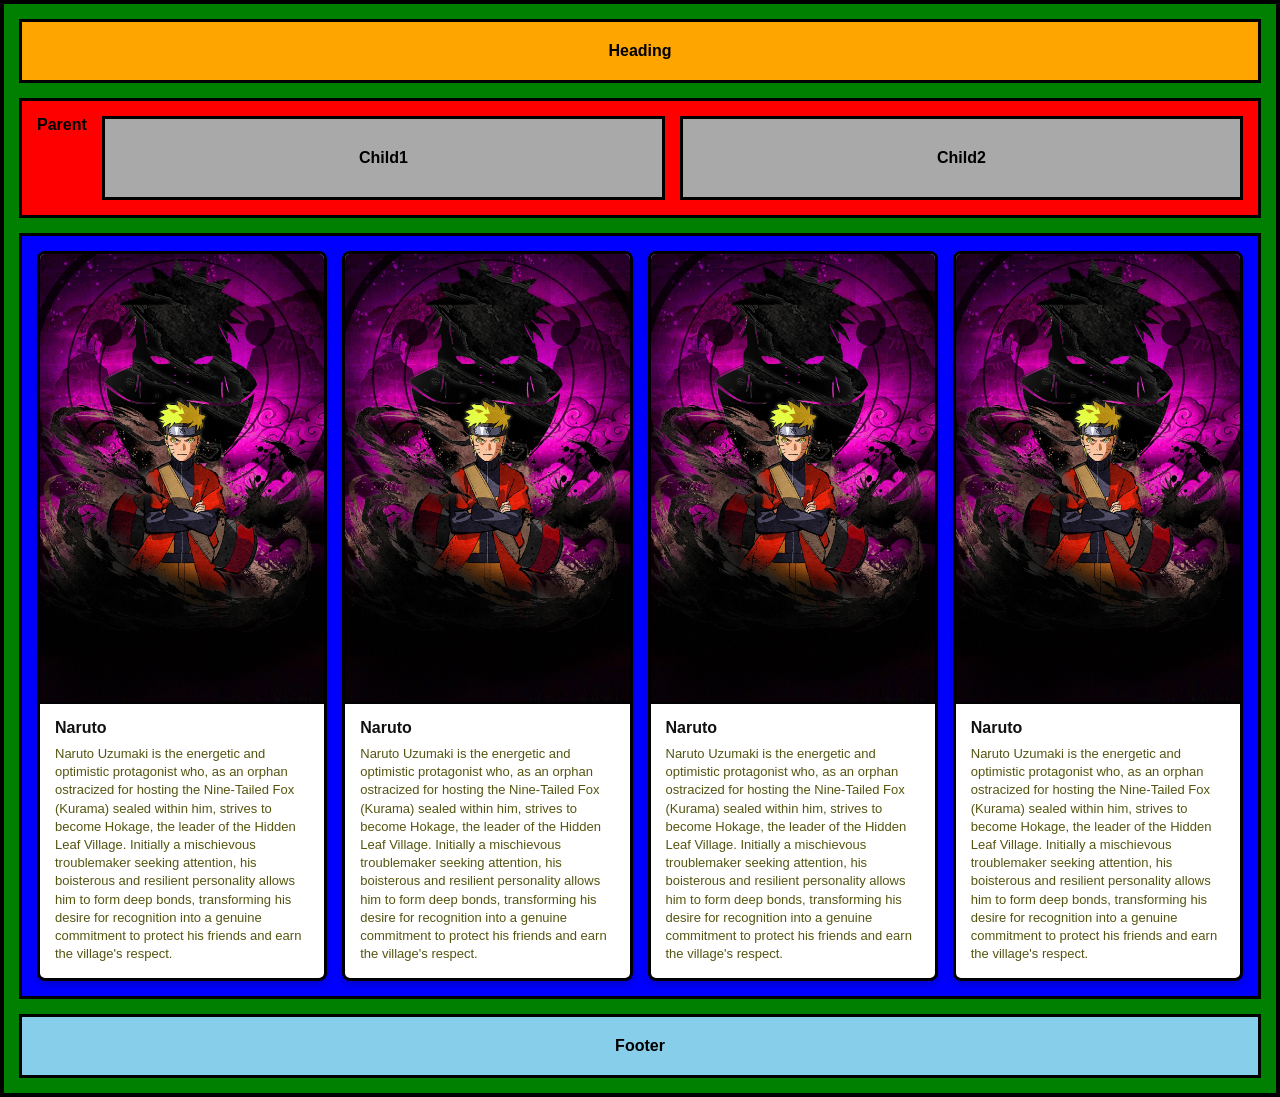
<file: Flexbox-Layout/index.html>
<!DOCTYPE html>
    <html lang="en">
        <head>
             <meta charset="UTF-8">
    <title>Layout</title>
    <link rel="stylesheet" href="style.css">
        </head>
        <body>
            <div class="heading">
                Heading
            </div>
            <div class="parent">
                Parent
                <div class="child1">
                    Child1
                </div>
                <div class="child2">
                    Child2
                </div>
            </div>
            <div class="parent2">
                <div class="card">
                    <img src="naruto.jpg" alt="Naruto">
                    <div class="card-content">
                    <h3>Naruto</h3>
                    <p>Naruto Uzumaki is the energetic and optimistic protagonist who, 
                        as an orphan ostracized for hosting the Nine-Tailed Fox (Kurama) sealed within him, 
                        strives to become Hokage, the leader of the Hidden Leaf Village.  
                        Initially a mischievous troublemaker seeking attention, his boisterous and resilient personality 
                        allows him to form deep bonds, transforming his desire for recognition into a genuine commitment 
                        to protect his friends and earn the village's respect.</p>
                        </div>
                </div>
                <div class="card">
                    <img src="naruto.jpg" alt="Naruto">
                    <div class="card-content">
                    <h3>Naruto</h3>
                    <p>Naruto Uzumaki is the energetic and optimistic protagonist who, 
                        as an orphan ostracized for hosting the Nine-Tailed Fox (Kurama) sealed within him, 
                        strives to become Hokage, the leader of the Hidden Leaf Village.  
                        Initially a mischievous troublemaker seeking attention, his boisterous and resilient personality 
                        allows him to form deep bonds, transforming his desire for recognition into a genuine commitment 
                        to protect his friends and earn the village's respect.</p>
                        </div>
                </div>
                <div class="card">
                    <img src="naruto.jpg" alt="Naruto">
                    <div class="card-content">
                    <h3>Naruto</h3>
                    <p>Naruto Uzumaki is the energetic and optimistic protagonist who, 
                        as an orphan ostracized for hosting the Nine-Tailed Fox (Kurama) sealed within him, 
                        strives to become Hokage, the leader of the Hidden Leaf Village.  
                        Initially a mischievous troublemaker seeking attention, his boisterous and resilient personality 
                        allows him to form deep bonds, transforming his desire for recognition into a genuine commitment 
                        to protect his friends and earn the village's respect.</p>
                        </div>
                </div>
                <div class="card">
                    <img src="naruto.jpg" alt="Naruto">
                    <div class="card-content">
                    <h3>Naruto</h3>
                    <p>Naruto Uzumaki is the energetic and optimistic protagonist who, 
                        as an orphan ostracized for hosting the Nine-Tailed Fox (Kurama) sealed within him, 
                        strives to become Hokage, the leader of the Hidden Leaf Village.  
                        Initially a mischievous troublemaker seeking attention, his boisterous and resilient personality 
                        allows him to form deep bonds, transforming his desire for recognition into a genuine commitment 
                        to protect his friends and earn the village's respect.</p>
                        </div>
                </div>
            </div>
            <div class="footer">
                Footer
            </div>
        </body>
    </html>
</file>
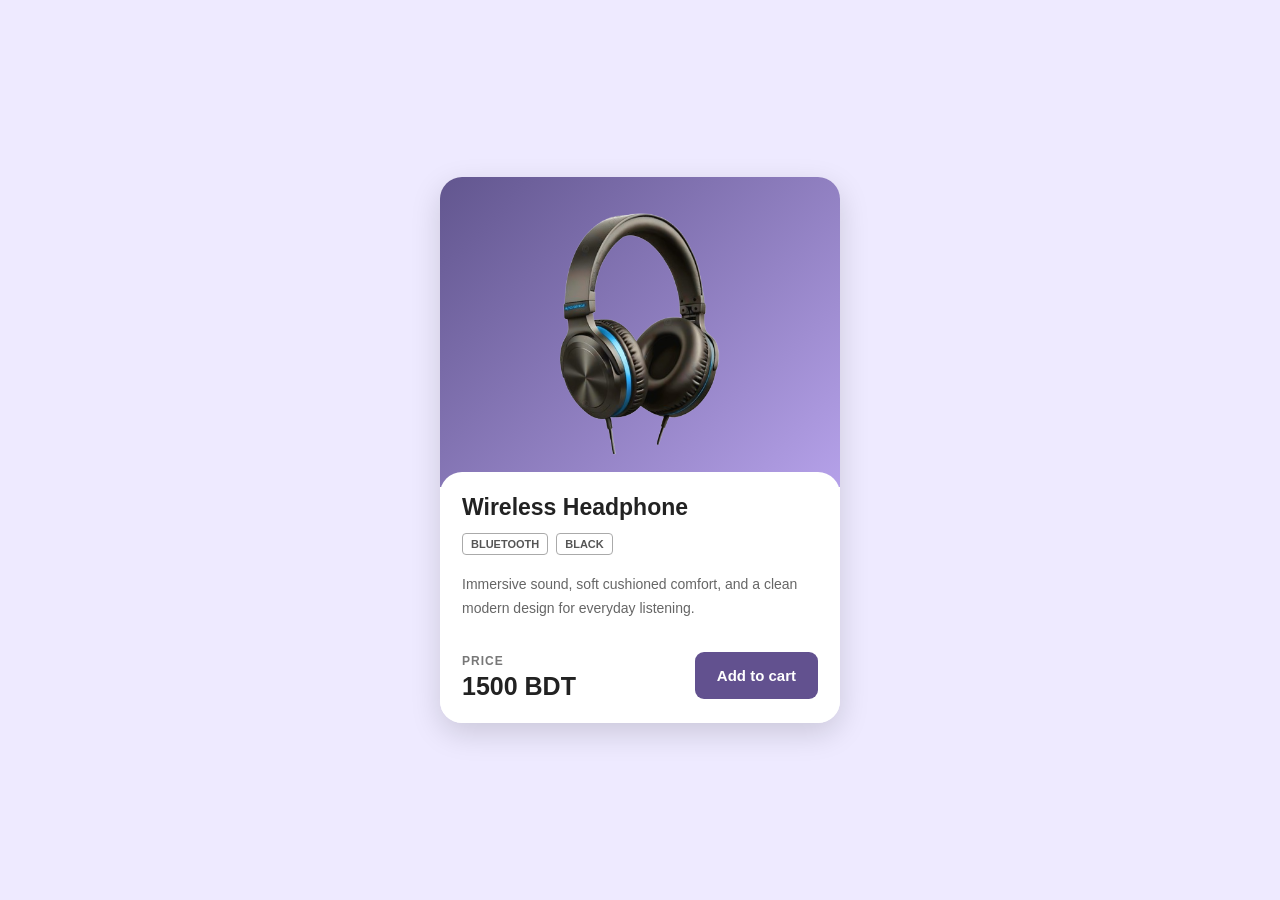
<file: Product-Card/productcard.html>
<!DOCTYPE html>
<html lang="en">
<head>
    <meta charset="UTF-8">
    <meta name="viewport" content="width=device-width, initial-scale=1.0">
    <title>Headphone Product Card</title>
    <link rel="stylesheet" href="productcard.css">
    <link rel="stylesheet"
    href="https://cdnjs.cloudflare.com/ajax/libs/font-awesome/6.7.2/css/all.min.css">
</head>
<body>
    <div class="product-card">
        <div class="product-image">
            <img src="headphone.png" alt="wireless headphone">
        </div>
        <div class="product-info">
            <h2>Wireless Headphone</h2>
            <div class="product-tags">
                <span>BLUETOOTH</span>
                <span>BLACK</span>
            </div>
            <p>Immersive sound, soft cushioned comfort,
                and a clean modern design for everyday listening.
            </p>
            <div class="product-bottom">
                <div class="price">
                    <span>PRICE</span>
                    <h3>1500 BDT</h3>
                </div>
                <button class="cart-btn">
                    Add to cart
                </button>
            </div>
        </div>
    </div>
</body>
</html>
</file>
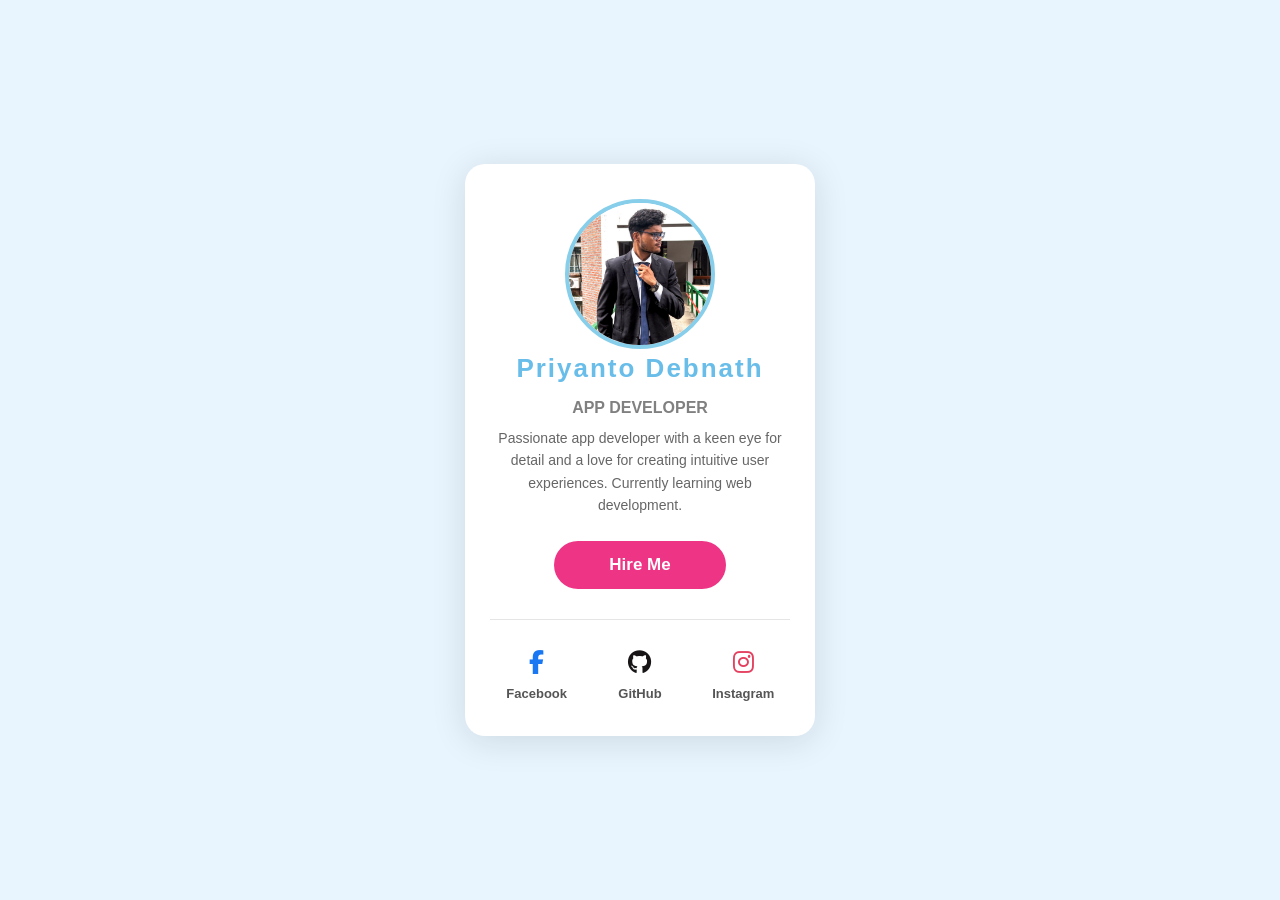
<file: Profile-Card/profilecard.html>
<!DOCTYPE html>
<html lang="en">
<head>
    <meta charset="UTF-8">
    <meta name="viewport" content="width=device-width, initial-scale=1.0">
    <title>Profile Card</title>
    <link rel="stylesheet" href="profilecard.css">
    <link rel="stylesheet"
    href="https://cdnjs.cloudflare.com/ajax/libs/font-awesome/6.7.2/css/all.min.css">
</head>
<body>
    <div class="profile-card">
        <img src="Priyanto71 Formal.jpg" alt="Profile picture of Priyanto Debnath" class="profile-image">
    
<h2>Priyanto Debnath</h2>
<h4>APP DEVELOPER</h4>
<p>Passionate app developer with a keen eye for detail 
    and a love for creating intuitive user experiences. 
    Currently learning web development.</p>
    <a href="https://www.linkedin.com/in/priyanto-debnath/" class="hire-btn">Hire Me</a>
    <hr>

<div class="social-links">
    <a href="https://www.facebook.com/priyanto.71yt" target="_blank"
       rel="noopener noreferrer"
       class="social-icon facebook">
        <i class="fa-brands fa-facebook-f"></i>
        <span>Facebook</span></a>
    <a href="https://github.com/Priyanto71" target="_blank"
       rel="noopener noreferrer"
       class="social-icon github">
        <i class="fa-brands fa-github"></i>
        <span>GitHub</span></a>
    <a href="https://www.instagram.com/priyanto__71/" target="_blank"
       rel="noopener noreferrer"
       class="social-icon instagram">
        <i class="fa-brands fa-instagram"></i>
        <span>Instagram</span></a>
</div>
    </div>
</body>
</html>
</file>
<file: Flexbox-Layout/style.css>
*{
    box-sizing: border-box;
    margin: 0;
    padding: 0;
}
.heading{
    background-color: orange;
    border: 3px solid black;
    padding: 20px;
    font-weight: bold;
    text-align: center;
}

body{
    background-color: green;
    padding: 15px;
    display: flex;
    flex-direction: column;
    gap: 15px;
    font-family: Arial, Helvetica, sans-serif;
    border: 4px solid black;
    min-height: 100vh;

}

.parent{
    background-color: red;
    border: 3px solid black;
    padding: 15px;
    display: flex;
    gap: 15px;
    font-weight: bold;
}

.child1, .child2{
    background-color: darkgray;
    border: 3px solid black;
    flex: 1;
    padding: 30px;
    text-align: center;

}

.parent2{
    background-color: blue;
    border: 3px solid black;
    padding: 15px;
    display: flex;
    gap: 15px;
}

.card{
    background-color: #ffffff;
    border: 3px solid #000;
    border-radius: 8px; 
    flex: 1;
    overflow: hidden;      
    display: flex;
    flex-direction: column;
    box-shadow: 0 4px 6px rgba(0, 0, 0, 0.2); 
    transition: transform 0.2s ease;
}

.card:hover{
    transform: translateY(-3px);
}

.card img{
    width: 100%;
    height: 450px;
    object-fit: cover;
    border-bottom: 2px solid #000; 
}

.card-content{
    padding: 15px;
    display: flex;
    flex-direction: column;
    gap: 8px;
    text-align: left;
}

.card-content h3{
    font-size: 16px;
    color: #111;
}

.card-content p{
    font-size: 13px;
    color: #551;
    line-height: 1.4;
}

.footer{
    background-color: skyblue;
    border: 3px solid black;
    padding: 20px;
    font-weight: bold;
    text-align: center;
}
</file>
<file: Product-Card/productcard.css>
*{
    margin: 0;
    padding: 0;
    box-sizing: border-box;
}

body{
    min-height: 100vh;
    display: flex;
    justify-content: center;
    align-items: center;
    background: #eeeaff;
    font-family: Arial, Helvetica, sans-serif;
    padding: 30px 15px;
}

.product-card{
    width: 400px;
    background: white;
    border-radius: 22px;
    overflow: hidden;
    box-shadow: 0 10px 30px rgba(0, 0, 0, 0.15);
    transition: 0.3s ease;
}

.product-card:hover{
    transform: translateY(-5px);
    box-shadow: 0 15px 40px rgba(0, 0, 0, 0.2);
}

.product-image{
    height: 310px;
    background: linear-gradient(
        135deg,
        #62568f,
        #b5a1e9
    );
    display: flex;
    justify-content: center;
    align-items: center;
    position: relative;
}

.product-image img{
    width: 100%;
    height: 100%;
    object-fit: contain;
    transition: 0.4s ease;
}

.product-image img:hover{
    transform: scale(1.10);
}

.product-info{
    background: white;
    padding: 22px;
    border-radius: 22px 22px 0 0;
    margin-top: -15px;
    position: relative;
}

.product-info h2{
    font-size: 23px;
    color: #222;
    margin-bottom: 12px;
}

.product-tags {
    display: flex;
    gap: 8px;
    margin-bottom: 18px;
}

.product-tags span{
    border: 1px solid #aaa;
    padding: 4px 8px;
    font-size: 11px;
    font-weight: bold;
    color: #555;
    border-radius: 4px;
}

.product-info p{
    font-size: 14px;
    line-height: 1.7;
    color: #666;
    margin-bottom: 30px;
}

.product-bottom{
    display: flex;
    justify-content: space-between;
    align-items: center;
    gap: 12px;
}

.price span{
    font-size: 12px;
    font-weight: bold;
    letter-spacing: 1px;
    color: #777;
}

.price h3{
    font-size: 25px;
    color: #222;
    margin-top: 3px;
}

.cart-btn{
    background: #62518f;
    color: white;
    border: none;
    border-radius: 9px;
    padding: 15px 22px;
    font-size: 15px;
    font-weight: bold;
    cursor: pointer;
    transition: 0.3s ease;
}

.cart-btn:hover {
    background: #ed3485;
    transform: translateY(-3px);
    box-shadow: 0 5px 12px rgba(98, 81, 143, 0.3);
}

@media (max-width: 450px) {
    .product-card{
        width: 100%;
        max-width: 400px;
    }

    .product-image{
        height: 260px;
    }

    .product-info{
        padding: 18px;
    }

    .product-info h2{
        font-size: 21px;
    }

    .cart-btn{
        padding: 13px 16px;
        font-size: 14px;
    }
}
</file>
<file: Profile-Card/profilecard.css>
*{
    margin: 0;
    padding: 0;
    box-sizing: border-box;
}

body{
    min-height: 100vh;
    display: flex;
    justify-content: center;
    align-items: center;
    background: #e8f5ff;
    font-family: Arial, Helvetica, sans-serif;
}

.profile-card{
    width: 350px;
    background: white;
    border-radius: 20px;
    padding: 35px 25px;
    text-align: center;
    box-shadow: 0 5px 35px rgba(0, 0, 0, 0.12);
    transition: 0.3s ease;
}

.profile-card:hover{
    transform: translateY(-5px);
    box-shadow: 0 15px 40px rgba(0, 0, 0, 0.15);
}

.profile-image{
    width: 150px;
    height: 150px;
    border-radius: 50%;
    object-fit: cover;
    border: 4px solid skyblue;
    transition: 0.4s ease;
}

.profile-image:hover{
    transform: scale(1.08);
}

h2{
    font-size: 26px;
    letter-spacing: 2px;
    color: #69bde9;
    margin-bottom: 15px;
}

h4{
    font-size: 16px;
    color: gray;
    margin-bottom: 10px;
}

p{
    font-size: 14px;
    line-height: 1.6;
    color: #666;
    margin-bottom: 25px;
}

.hire-btn{
    display: inline-block;
    padding: 14px 55px;
    background: #ed3485;
    color: white;
    border-radius: 30px;
    text-decoration: none;
    font-size: 17px;
    font-weight: bold;
    transition: all 0.3s ease;
}

.hire-btn:hover{
    background: #c91c69;
    transform: translateY(-4px);
    box-shadow: 0 6px 15px rgba(237, 52, 133, 0.3);
}

hr{
    border: none;
    height: 1px;
    background: #e5e5e5;
    margin: 30px 0;
}

.social-links{
    display: flex;
    justify-content: space-around;
    align-items: center;
    gap: 10px;
}

.social-icon{
    display: flex;
    flex-direction: column;
    align-items: center;
    justify-content: center;
    gap: 12px;
    width: 80px;
    text-decoration: none;
    font-size: 24px;
    transition: 0.3s ease;
}

.social-icon span{
    font-size: 13px;
    font-weight: bold;
    color: #555;
}

.facebook i{
    color: #1877F2;
}

.github i{
    color: #171515;
}

.instagram i{
    color: #E4405F;
}

.social-icon:hover{
    transform: translateY(-5px);
}


@media (max-width: 400px){
    .profile-card {
        width: 90%;
        padding: 30px 20px;
    }
}
</file>
